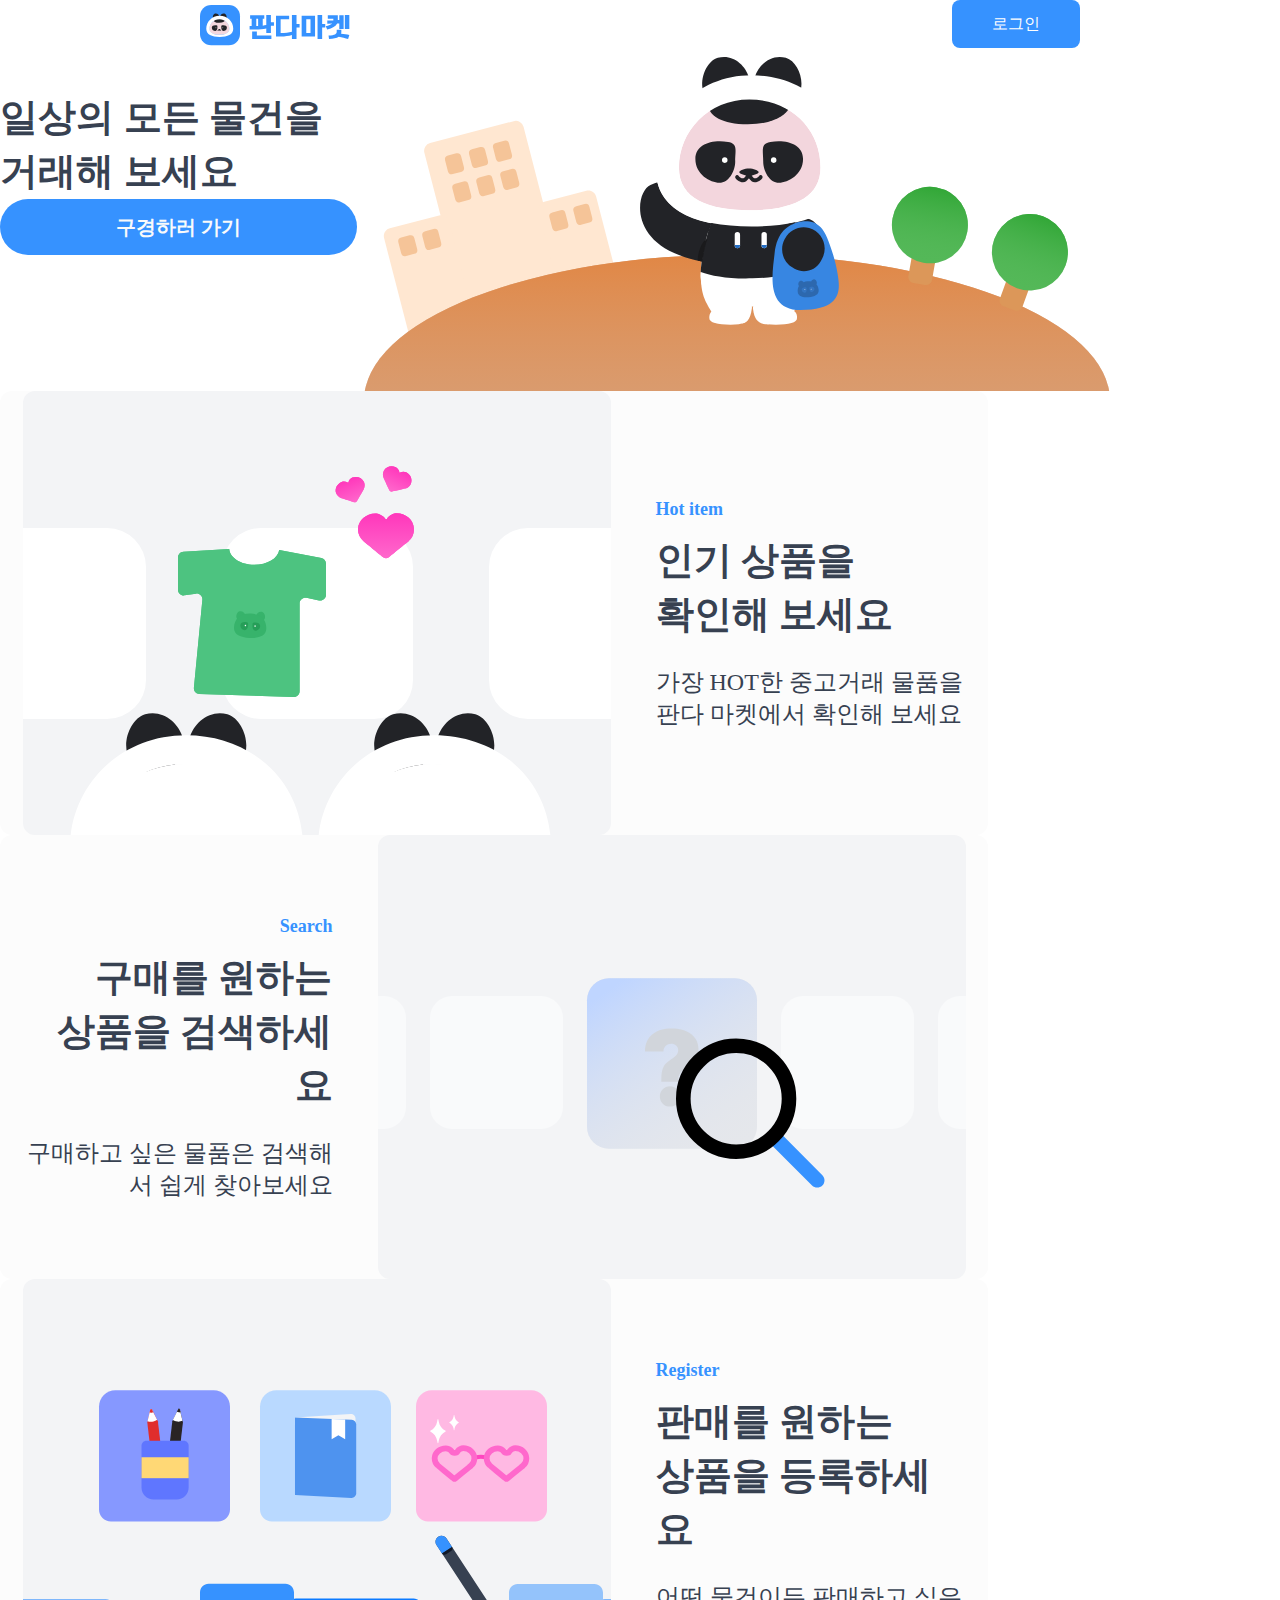
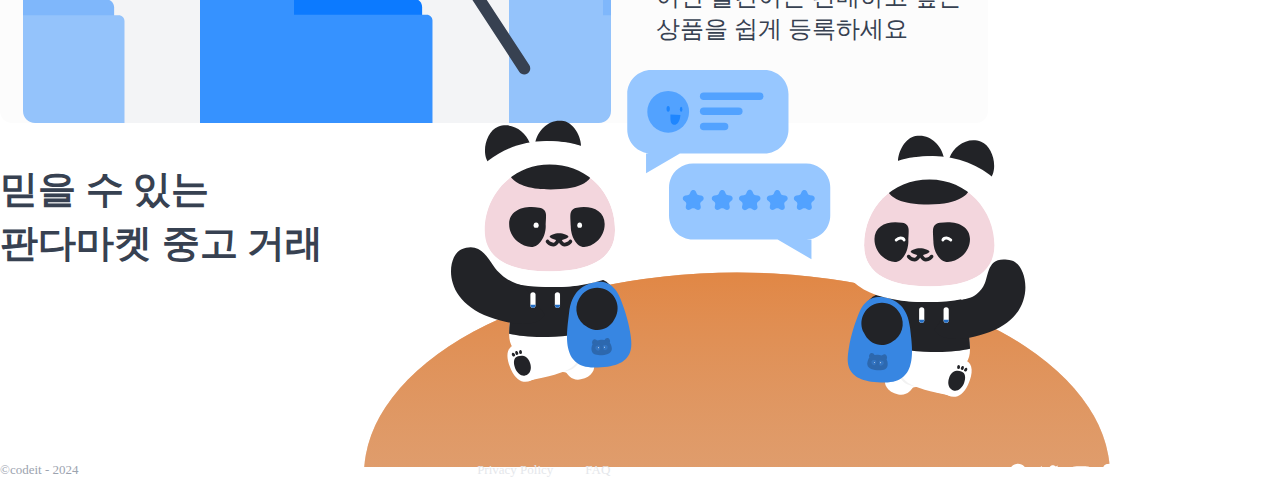
<file: index.html>
<!DOCTYPE html>
<html lang="ko">
<head>
  <meta charset="UTF-8" />
  <title>판다마켓</title>
  <link rel="stylesheet" href="reset.css" />
  <link rel="stylesheet" href="style.css" />
</head>
<body>
  <header>
    <div class="header-container">
      <a href="/index.html">
      <img src="/image/logo.svg" alt="logo"> </a>
      <a href="pages/login.html" class="login">
        로그인
      </a>
    </div>
  </header>

  <section>
    <div class="banner-container">
      <div class="banner-info">
        <h1 class="banner-text">
          일상의 모든 물건을 <br> 거래해 보세요
        </h1>
        <a href="pages/items.html" class="banner-button">
          구경하러 가기
        </a>
      </div>
      <img src="/image/banner_top.svg" alt="banner_top">
    </div>
  </section>

  <main>
    <div class="content-container">
      <img src="/image/content_01.svg" alt="content_01">
      <div class="content-info">
        <span class="content-text-01">Hot item</span>
        <div class="content-description">
          <h2 class="content-text-02">인기 상품을 <br> 확인해 보세요</h2>
          <p class="content-text-03">가장 HOT한 중고거래 물품을 판다 마켓에서 확인해 보세요</p>
        </div>
      </div>
    </div>
  </main>

  <main>
    <div class="content-container">
      <div class="content-info reverse">
        <span class="content-text-01">Search</span>
        <div class="content-description">
          <h2 class="content-text-02">구매를 원하는 <br> 상품을 검색하세요</h2>
          <p class="content-text-03">구매하고 싶은 물품은 검색해서 쉽게 찾아보세요</p>
        </div>
      </div>
      <img src="/image/content_02.svg" alt="content_02">
    </div>
  </main>

  <main>
    <div class="content-container">
      <img src="/image/content_03.svg" alt="content_03">
      <div class="content-info">
        <span class="content-text-01">Register</span>
        <div class="content-description">
          <h2 class="content-text-02">판매를 원하는 <br> 상품을 등록하세요</h2>
          <p class="content-text-03">어떤 물건이든 판매하고 싶은 상품을 쉽게 등록하세요</p>
        </div>
      </div>
    </div>
  </main>

  <section>
    <div class="banner-container bottom">
      <div class="banner-info">
        <h2 class="banner-text">
          믿을 수 있는 <br> 판다마켓 중고 거래
        </h2>
      </div>
      <img src="/image/banner_bottom.svg" alt="banner_bottom">
    </div>
  </section>

  <footer>
    <div class="footer-container">
      <div class="copyright">
        ©codeit - 2024
      </div>
      <div class="footer-link">
        <a href="pages/privacy.html" class="footer-menu">Privacy Policy</a>
        <a href="pages/faq.html" class="footer-menu">FAQ</a>
      </div>
      <div class="footer-social">
        <a href="https://www.facebook.com/" target="_blank" rel="noopener noreferrer">
          <img src="/image/footer_ic_facebook.svg" alt="facebook">
        </a>
        <a href="https://www.twitter.com/" target="_blank" rel="noopener noreferrer">
          <img src="/image/footer_ic_twitter.svg" alt="twitter">
        </a>
        <a href="https://www.youtube.com/" target="_blank" rel="noopener noreferrer">
          <img src="/image/footer_ic_youtube.svg" alt="youtube">
        </a>
        <a href="https://www.instagram.com/" target="_blank" rel="noopener noreferrer">
          <img src="/image/footer_ic_instagram.svg" alt="instagram">
        </a>
      </div>
    </div>
  </footer>
</body>
</html>
</file>
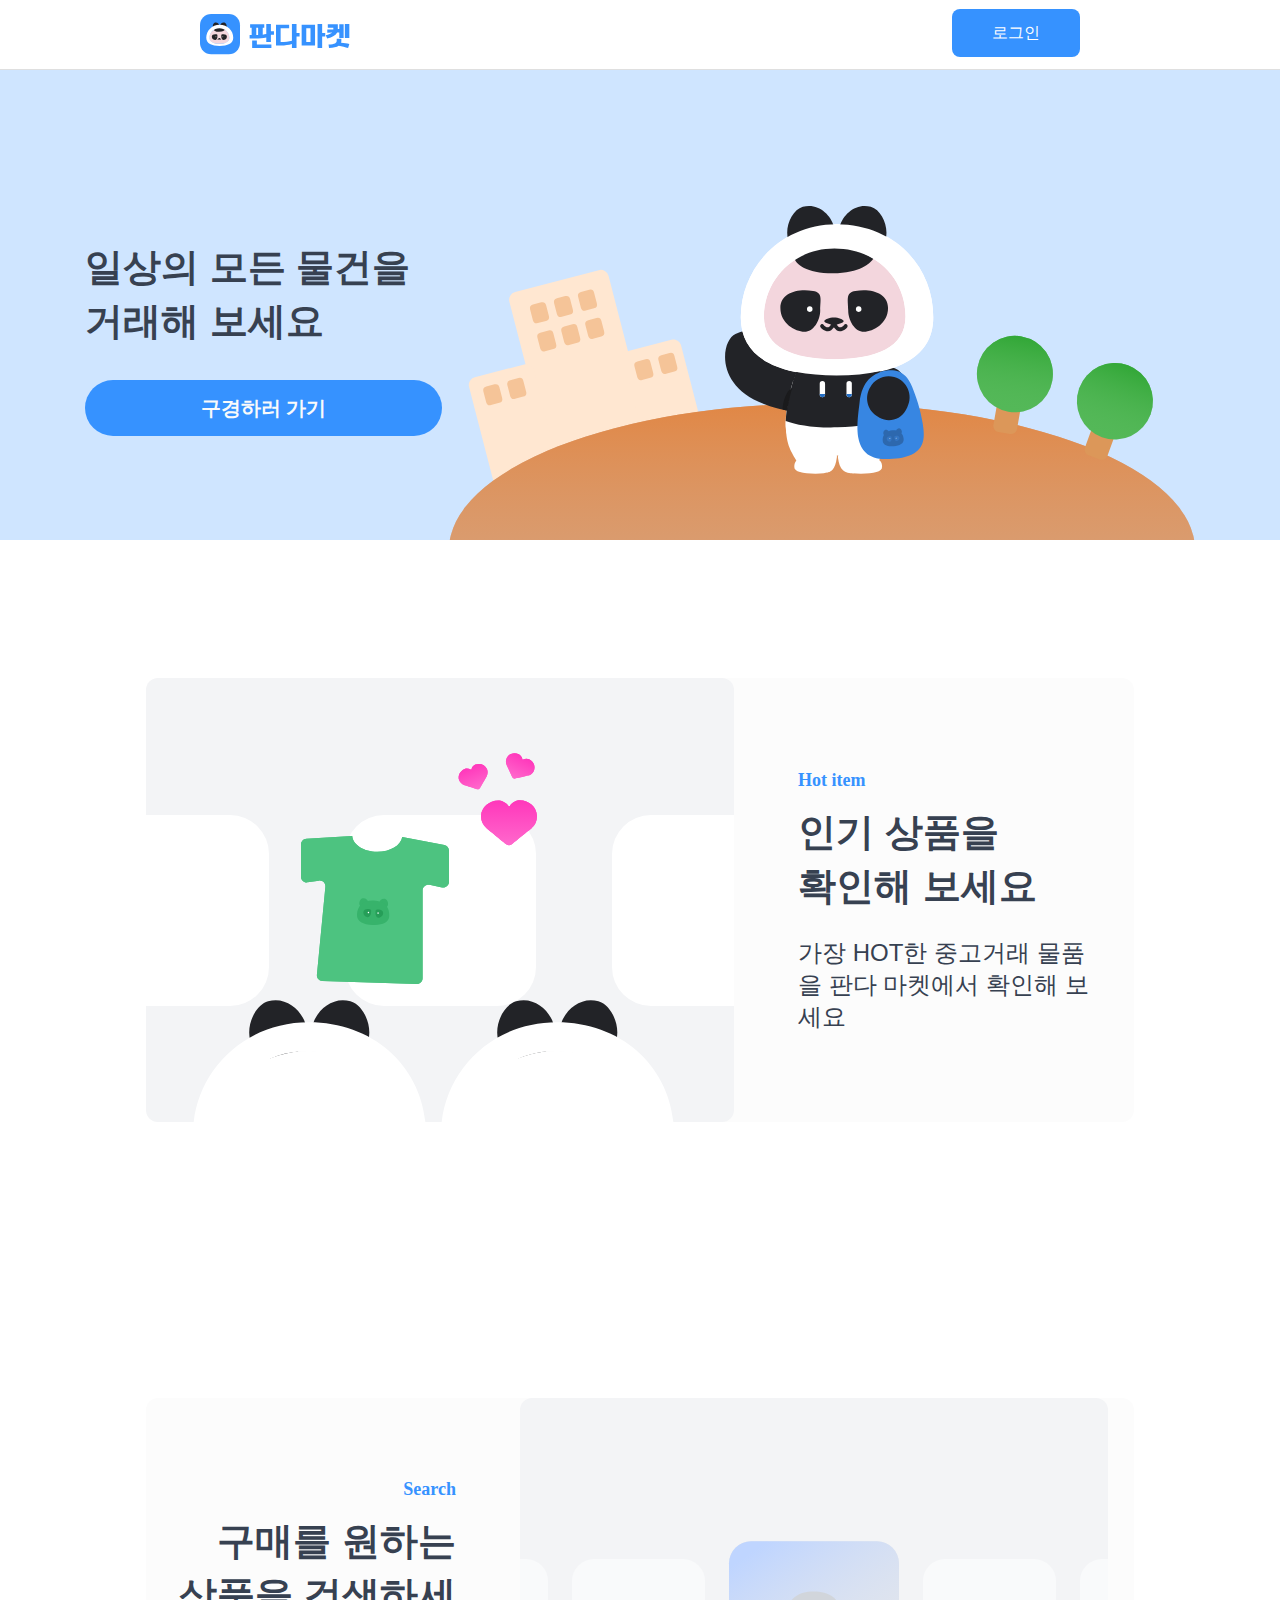
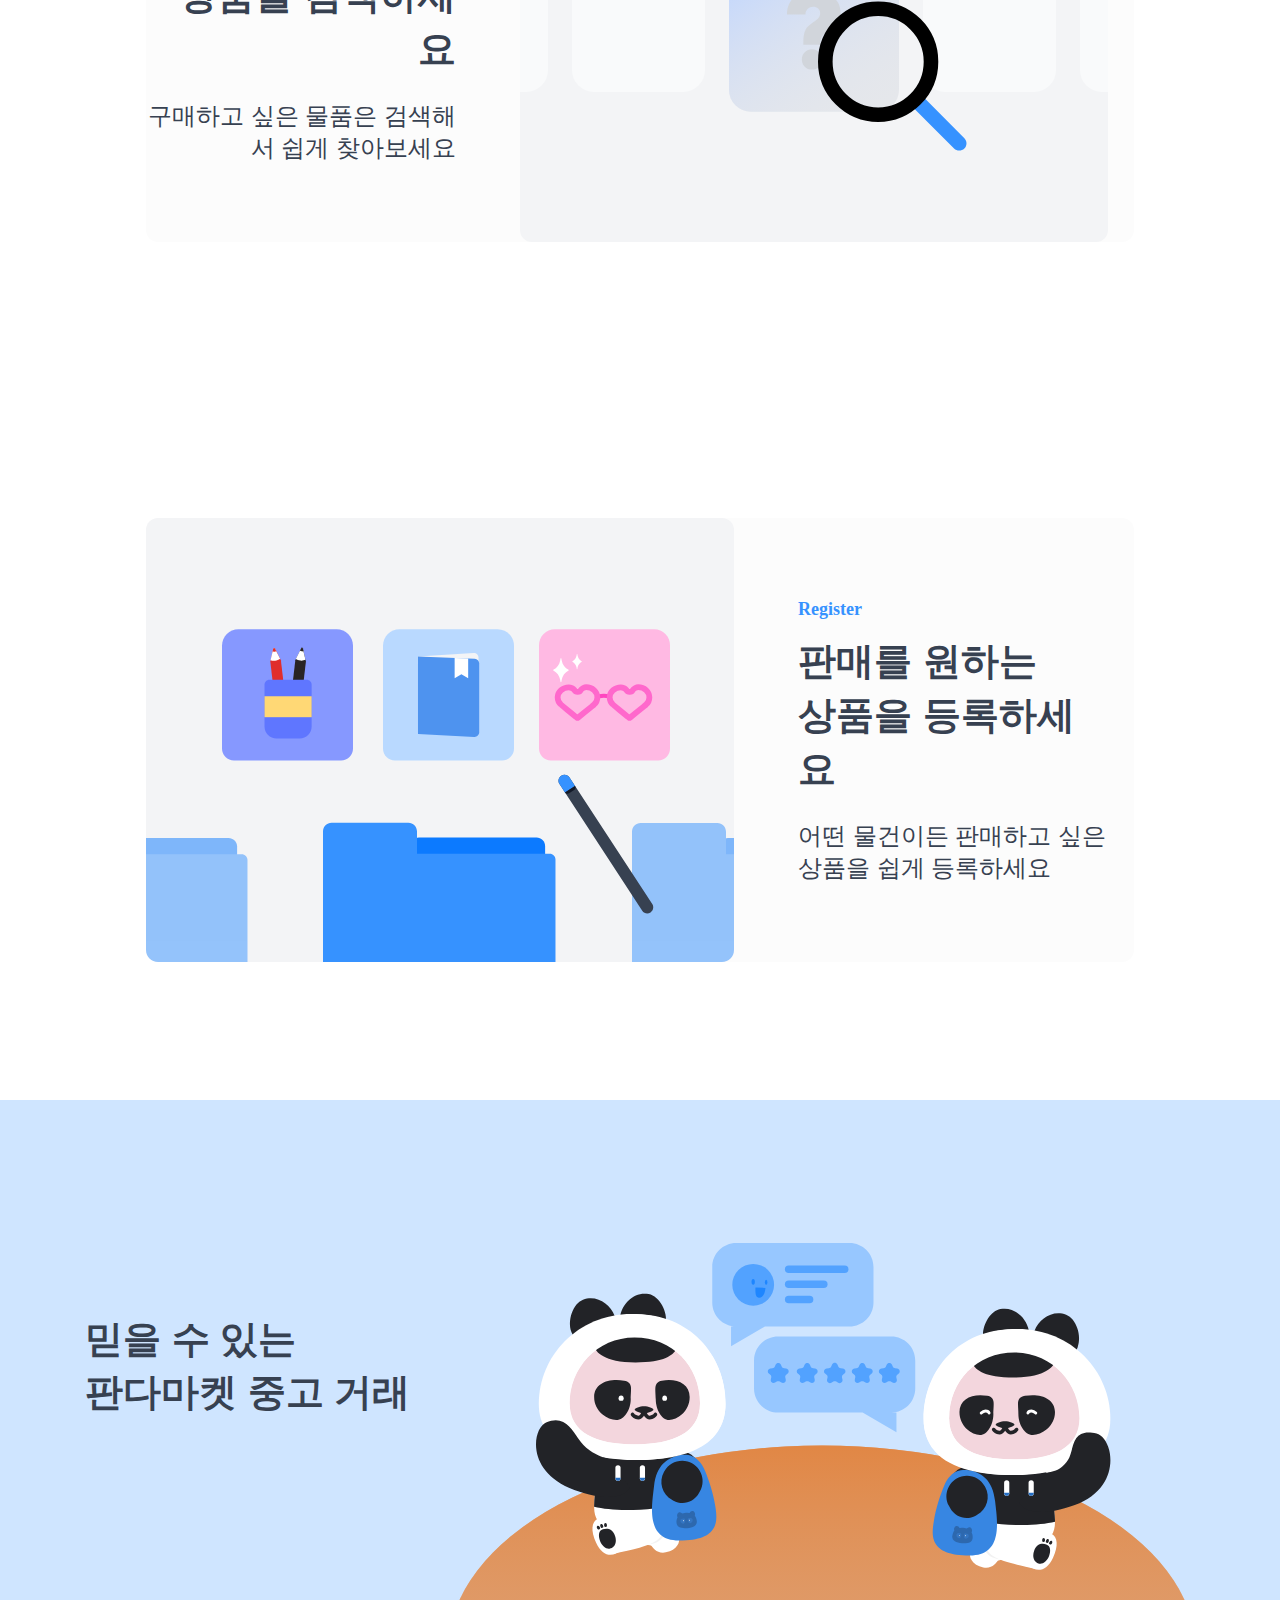
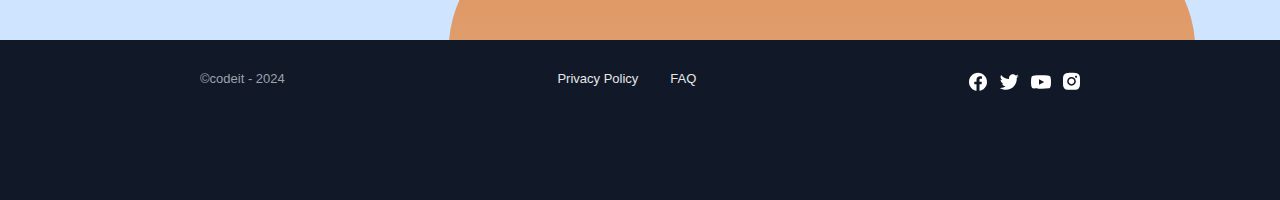
<file: workingdirectory/index.html>
<!DOCTYPE html>
<html lang="ko">
<head>
  <meta charset="UTF-8" />
  <title>판다마켓</title>
  <link rel="stylesheet" href="css/reset.css" />
  <link rel="stylesheet" href="css/style.css" />
</head>
<body>
  <header>
    <div class="header-container">
      <a href="/index.html">
      <img src="/image/logo.svg" alt="logo"> </a>
      <a href="pages/login.html" class="login">
        로그인
      </a>
    </div>
  </header>

  <section>
    <div class="banner-container top">
      <div class="banner-info">
        <h1 class="banner-text">
          일상의 모든 물건을 <br> 거래해 보세요
        </h1>
        <a href="pages/items.html" class="banner-button">
          구경하러 가기
        </a>
      </div>
      <img src="/image/banner_top.svg" alt="banner_top">
    </div>
  </section>

  <main>
    <div class="content">
      <div class="content-container">
        <img src="/image/content_01.svg" alt="content_01">
        <div class="content-info">
          <span class="content-text-01">Hot item</span>
          <div class="content-description">
            <h2 class="content-text-02">인기 상품을 <br> 확인해 보세요</h2>
            <p class="content-text-03">가장 HOT한 중고거래 물품을 판다 마켓에서 확인해 보세요</p>
          </div>
        </div>
      </div>
    </div>

    <div class="content">
      <div class="content-container">
        <div class="content-info reverse">
          <span class="content-text-01">Search</span>
          <div class="content-description">
            <h2 class="content-text-02">구매를 원하는 <br> 상품을 검색하세요</h2>
            <p class="content-text-03">구매하고 싶은 물품은 검색해서 쉽게 찾아보세요</p>
          </div>
        </div>
        <img src="/image/content_02.svg" alt="content_02">
      </div>
    </div>

    <div class="content">
      <div class="content-container">
        <img src="/image/content_03.svg" alt="content_03">
        <div class="content-info">
          <span class="content-text-01">Register</span>
          <div class="content-description">
            <h2 class="content-text-02">판매를 원하는 <br> 상품을 등록하세요</h2>
            <p class="content-text-03">어떤 물건이든 판매하고 싶은 상품을 쉽게 등록하세요</p>
          </div>
        </div>
      </div>
    </div>
  </main>

  <section>
    <div class="banner-container bottom">
      <div class="banner-info">
        <h2 class="banner-text">
          믿을 수 있는 <br> 판다마켓 중고 거래
        </h2>
      </div>
      <img src="/image/banner_bottom.svg" alt="banner_bottom">
    </div>
  </section>

  <footer>
    <div class="footer-container">
      <div class="copyright">
        ©codeit - 2024
      </div>
      <div class="footer-link">
        <a href="pages/privacy.html" class="footer-menu">Privacy Policy</a>
        <a href="pages/faq.html" class="footer-menu">FAQ</a>
      </div>
      <div class="footer-social">
        <a href="https://www.facebook.com/" target="_blank" rel="noopener noreferrer">
          <img src="/image/footer_ic_facebook.svg" alt="facebook">
        </a>
        <a href="https://www.twitter.com/" target="_blank" rel="noopener noreferrer">
          <img src="/image/footer_ic_twitter.svg" alt="twitter">
        </a>
        <a href="https://www.youtube.com/" target="_blank" rel="noopener noreferrer">
          <img src="/image/footer_ic_youtube.svg" alt="youtube">
        </a>
        <a href="https://www.instagram.com/" target="_blank" rel="noopener noreferrer">
          <img src="/image/footer_ic_instagram.svg" alt="instagram">
        </a>
      </div>
    </div>
  </footer>
</body>
</html>
</file>
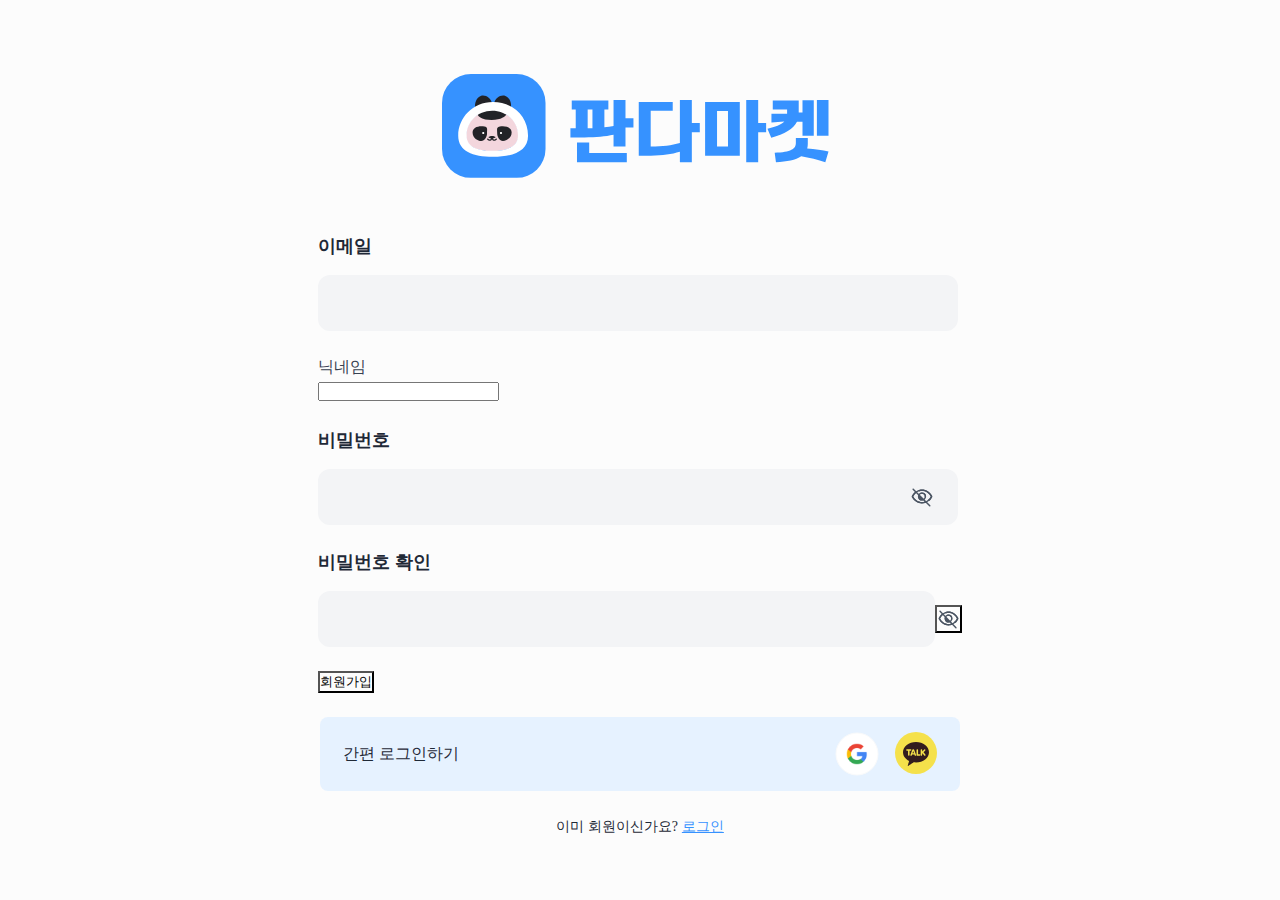
<file: pages/signup.html>
<!DOCTYPE html>
<html lang="ko">
  <head>
    <meta charset="UTF-8" />
    <title>판다마켓</title>
    <link rel="stylesheet" href="../css/reset.css" />
    <link rel="stylesheet" href="../css/login.css" />
  </head>
  <body>
    <main class="main-signup">
      <a href="/index.html">
        <img src="/image/logo.svg" class="logo" alt="logo">
      </a>
      <div class="form">
        <div class="login-form">
          <div class="input-form">
            <div class="email">
              <p>이메일</p>
              <input type="email">
            </div>
            <div class="nickname">
              <p>닉네임</p>
              <input type="text">
            </div>
            <div class="password">
              <p>비밀번호</p>
              <div class="password-input-wrapper">
                <input type="password" class="password-input">
                <button class="password-visibility">
                  <img src="../image/visibility_off.svg" alt="password-visibility-img">
                </button>
              </div>
            </div>
            <div class="password">
              <p>비밀번호 확인</p>
              <div class="password-input-wrapper">
                <input type="password" class="password-check-input">
                <button class="password-check-visibility">
                  <img src="../image/visibility_off.svg" alt="password-visibility-img">
                </button>
              </div>
            </div>
          </div>
          <button class="signup-button">회원가입</button>
        </div>
        <div class="link-form">
          <div class="link-form-wrapper">
            <p>간편 로그인하기</p>
            <div class="link-form-links">
                <a href="https://www.google.com/" target="_blank" rel="noopener noreferrer">
                  <img src="../image/ic_google.svg" alt="google">
                </a>
                <a href="https://www.kakaocorp.com/" target="_blank" rel="noopener noreferrer">
                  <img src="../image/ic_kakao.svg" alt="kakao">
                </a>
            </div>
          </div>
        </div>
        <div class="signup-form">
          <p>이미 회원이신가요?</p>
          <a href="./login.html">로그인</a>
        </div>
      </div>
    </main>
    <script src="../js/signup.js"></script>
  </body>
</html>
</file>
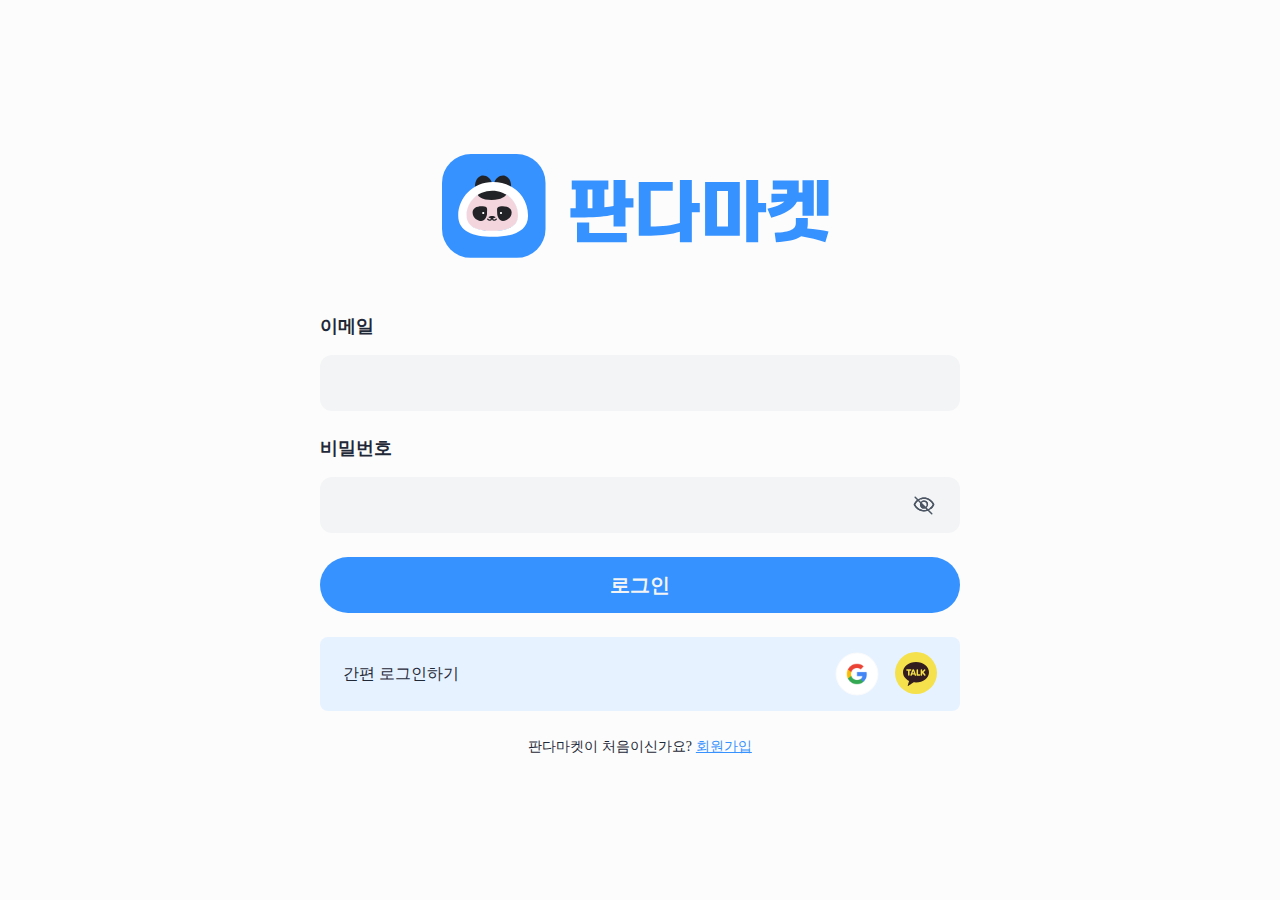
<file: workingdirectory/pages/login.html>
<!DOCTYPE html>
<html lang="ko">
  <head>
    <meta charset="UTF-8" />
    <title>판다마켓</title>
    <link rel="stylesheet" href="../css/reset.css" />
    <link rel="stylesheet" href="../css/login.css" />
  </head>
  <body>
    <main class="main-login">
      <a href="/index.html">
        <img src="/image/logo.svg" class="logo" alt="logo">
      </a>
      <div class="form">
        <form action="" class="login-form">
          <div class="input-form">
            <div class="email">
              <label for="email">이메일</label>
              <input type="email">
            </div>
            <div class="password">
              <label for="password">비밀번호</label>
              <div class="password-input-wrapper">
                <input type="password" class="password-input">
                <button class="password-visibility" type="button">
                  <img src="../image/visibility_off.svg" alt="password-visibility-img">
                </button>
              </div>
            </div>
          </div>
          <button type="submit" class="login-button">로그인</button>
        </form>
        <div class="link-form">
          <div class="link-form-wrapper">
            <span>간편 로그인하기</span>
            <div class="link-form-links">
                <a href="https://www.google.com/" target="_blank" rel="noopener noreferrer">
                  <img src="../image/ic_google.svg" alt="google">
                </a>
                <a href="https://www.kakaocorp.com/" target="_blank" rel="noopener noreferrer">
                  <img src="../image/ic_kakao.svg" alt="kakao">
                </a>
            </div>
          </div>
        </div>
        <div class="signup-form">
          <p>판다마켓이 처음이신가요?</p>
          <a href="./signup.html">회원가입</a>
        </div>
      </div>
    </main>
    <script type="module" src="../js/login.js"></script>
  </body>
</html>
</file>
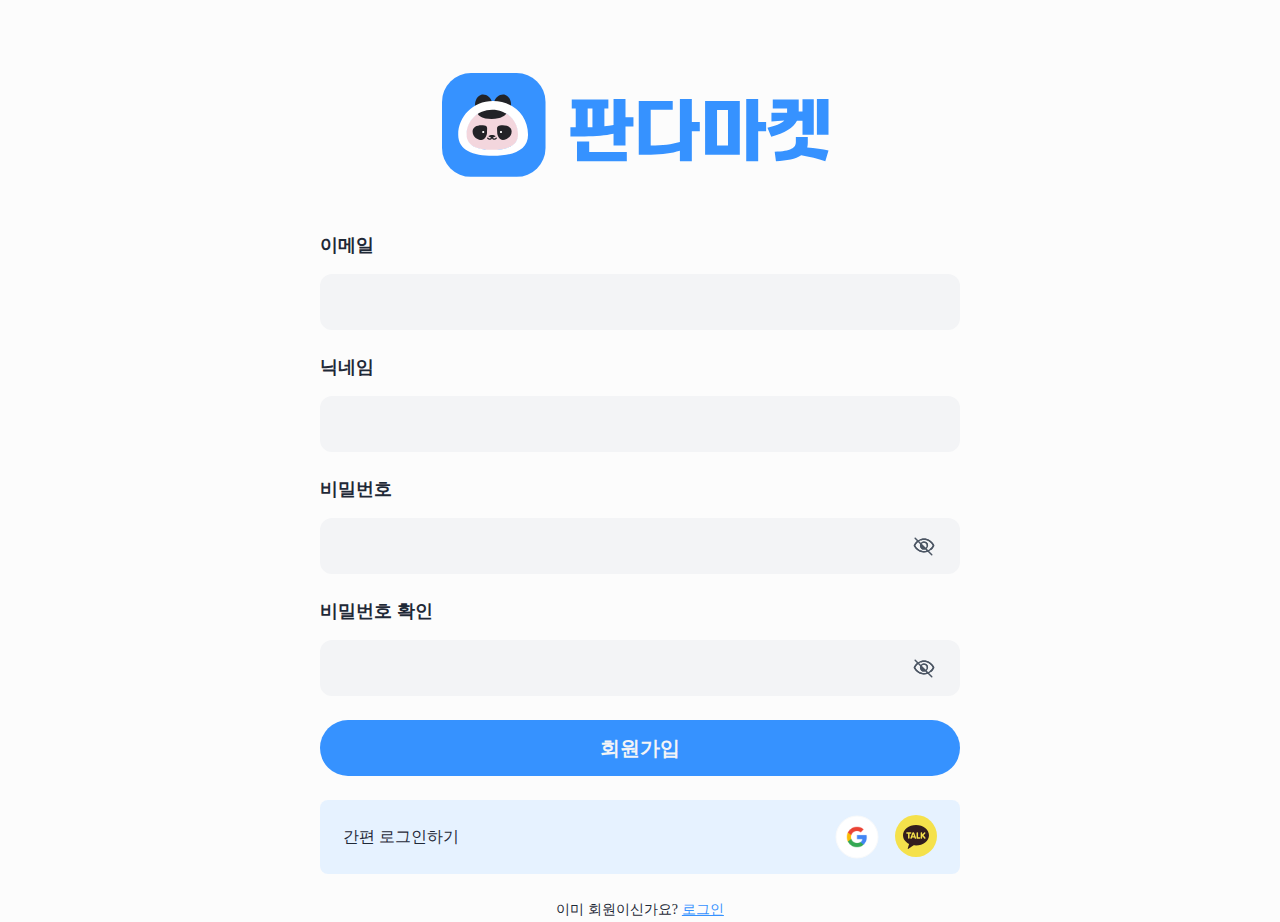
<file: workingdirectory/pages/signup.html>
<!DOCTYPE html>
<html lang="ko">
  <head>
    <meta charset="UTF-8" />
    <title>판다마켓</title>
    <link rel="stylesheet" href="../css/reset.css" />
    <link rel="stylesheet" href="../css/login.css" />
  </head>
  <body>
    <main class="main-signup">
      <a href="/index.html">
        <img src="/image/logo.svg" class="logo" alt="logo">
      </a>
      <div class="form">
        <form action="" class="login-form">
          <div class="input-form">
            <div class="email">
              <label for="email">이메일</label>
              <input type="email">
            </div>
            <div class="nickname">
              <label for="nickname">닉네임</label>
              <input type="text">
            </div>
            <div class="password">
              <label for="password">비밀번호</label>
              <div class="password-input-wrapper">
                <input type="password" class="password-input">
                <button class="password-visibility" type="button">
                  <img src="../image/visibility_off.svg" alt="password-visibility-img">
                </button>
              </div>
            </div>
            <div class="password">
              <label for="password">비밀번호 확인</label>
              <div class="password-input-wrapper">
                <input type="password" class="password-check-input">
                <button class="password-check-visibility" type="button">
                  <img src="../image/visibility_off.svg" alt="password-visibility-img">
                </button>
              </div>
            </div>
          </div>
          <button class="signup-button" type="submit">회원가입</button>
        </form>
        <div class="link-form">
          <div class="link-form-wrapper">
            <span>간편 로그인하기</span>
            <div class="link-form-links">
                <a href="https://www.google.com/" target="_blank" rel="noopener noreferrer">
                  <img src="../image/ic_google.svg" alt="google">
                </a>
                <a href="https://www.kakaocorp.com/" target="_blank" rel="noopener noreferrer">
                  <img src="../image/ic_kakao.svg" alt="kakao">
                </a>
            </div>
          </div>
        </div>
        <div class="signup-form">
          <p>이미 회원이신가요?</p>
          <a href="./login.html">로그인</a>
        </div>
      </div>
    </main>
    <script type="module" src="../js/signup.js"></script>
  </body>
</html>
</file>
<file: style.css>
* {
  box-sizing: border-box;
}

.header {
  height: 70px;
  border-bottom: 1px solid #DFDFDF;
}

.banner {
  height: 540px;
  background: #CFE5FF;
  display: flex;
  justify-content: center;
  align-items: flex-end;
}

.content {
  background: #ffffff;
  height: 720px;
  display: flex;
  justify-content: center;
  align-items: center;
}

.footer {
  background: #111827;
  height: 160px;
  display: flex;
  justify-content: center;
  align-items: center;
}

.header-container {
  display: flex;
  justify-content: space-between;
  margin: 0 200px;
}

.banner-container {
  display: flex;
  align-items: center;
  height: 340px;
  gap: 7px;
}

.content-container {
  display: flex;
  align-items: center;
  justify-content: space-around;
  width: 988px;
  height: 444px;
  background: #fcfcfc;
  border-radius: 12px;
}

.footer-container {
  width: 1120px;
  display: flex;
  justify-content: space-between;
}

.banner-info {
  width: 357px;
  height: 260px;
}

.content-info {
  width: 310px;
  display: flex;
  flex-direction: column;
  justify-content: center;
}

.content-info.reverse {
  text-align: right; /* 오른쪽 정렬 */
}

.footer-link {
  display: flex;
  gap: 2rem;
}

.footer-social {
  display: flex;
  gap: 12px;
}

.login {
  width: 128px;
  height: 48px;
  gap: 10px;
  display: flex;
  justify-content: center;
  align-items: center;
  border: none;
  border-radius: 8px;
  background: #3692FF;
  color: #ffffff;
  text-decoration: none;
}

.login:hover {
  background: #1967D6;
}

.login:active {
  background: #1251AA;
}

.banner-text {
  margin-top: 0px;
  font-family: Pretendard;
  font-weight: 700;
  font-style: Bold;
  font-size: clamp(20px, 3vw, 40px);
  line-height: 140%;
  letter-spacing: 0%;
  vertical-align: middle;
  color: #374151;
}

.banner-button {
  display: flex;
  justify-content: center;
  align-items: center;
  height: 56px;
  gap: 10px;
  width: 100%;
  border-radius: 40px;
  border: none;
  background: #3692FF;
  font-family: Pretendard;
  font-weight: 600;
  font-style: SemiBold;
  font-size: clamp(16px, 2vw, 20px);
  line-height: 32px;
  letter-spacing: 0%;
  color: #F9FAFB;
  text-decoration: none;
}

.banner-button:hover {
  background: #1967D6;
}

.banner-button:active {
  background: #1251AA;
}

.banner-container.bottom img {
  margin-bottom: 50px;
}

.content-text-01 {
  font-family: Abhaya Libre ExtraBold;
  font-weight: 800;
  font-style: normal;
  font-size: clamp(12px, 1.5vw, 18px);
  line-height: 26px;
  letter-spacing: 0%;
  vertical-align: middle;
  color: #3692FF;
}

.content-text-02 {
  margin-top: 12px;
  margin-bottom: 24px;
  font-family: Pretendard;
  font-weight: 700;
  font-style: Bold;
  font-size: clamp(20px, 3vw, 40px);
  line-height: 140%;
  letter-spacing: 2%;
  vertical-align: middle;
  color: #374151;
}

.content-text-03 {
  font-family: Pretendard;
  font-weight: 500;
  font-style: Medium;
  font-size: clamp(16px, 2vw, 24px);
  line-height: 32px;
  letter-spacing: 0%;
  vertical-align: middle;
  color: #374151;
}

.copyright {
  font-family: Pretendard;
  font-weight: 400;
  font-style: normal;
  font-size: clamp(13px, 1vw, 16px);
  line-height: 100%;
  letter-spacing: 0%;
  text-align: center;
  color: #9CA3AF;

}

.footer-menu {
  font-family: Pretendard;
  font-weight: 400;
  font-style: normal;
  font-size: clamp(13px, 1vw, 16px);
  line-height: 100%;
  letter-spacing: 0%;
  text-align: center;
  color: #E5E7EB;
  text-decoration: none;
}
</file>
<file: workingdirectory/css/style.css>
/* header */

header {
  width: 100%;
  height: 70px;
  border-bottom: 1px solid #DFDFDF;
  position: fixed;
  background: #ffffff;
  top: 0;
}

.header-container {
  display: flex;
  justify-content: space-between;
  margin: 0 200px;
  padding: 9px 0;
}

.login {
  width: 128px;
  height: 48px;
  gap: 10px;
  display: flex;
  justify-content: center;
  align-items: center;
  border: none;
  border-radius: 8px;
  background: #3692FF;
  color: #ffffff;
  text-decoration: none;
}

.login:hover {
  background: #1967D6;
}

.login:active {
  background: #1251AA;
}

/* banner */

section {
  height: 540px;
  background: #CFE5FF;
  display: flex;
  justify-content: center;
  align-items: flex-end;
}

.banner-container {
  display: flex;
  align-items: center;
  gap: 7px;
  margin: 0 auto;
}

.banner-container.top {
  height: 340px;
}

.banner-container.bottom {
  height: 397px;
}

.banner-info {
  width: 357px;
  height: 260px;
}

.banner-text {
  margin-bottom: 32px;
  font-weight: 700;
  font-style: Bold;
  font-size: clamp(20px, 3vw, 40px);
  line-height: 140%;
  letter-spacing: 0%;
  vertical-align: middle;
  color: #374151;
}

.banner-button {
  display: flex;
  justify-content: center;
  align-items: center;
  height: 56px;
  gap: 10px;
  width: 100%;
  border-radius: 40px;
  border: none;
  background: #3692FF;
  font-weight: 600;
  font-style: SemiBold;
  font-size: clamp(16px, 2vw, 20px);
  line-height: 32px;
  letter-spacing: 0%;
  color: #F9FAFB;
  text-decoration: none;
}

.banner-button:hover {
  background: #1967D6;
}

.banner-button:active {
  background: #1251AA;
}

/* content */

.content {
  background: #ffffff;
  height: 720px;
  display: flex;
  justify-content: center;
  align-items: center;
}

.content-container {
  display: flex;
  align-items: center;
  gap: 64px;
  width: 988px;
  height: 444px;
  background: #fcfcfc;
  border-radius: 12px;
}

.content-info {
  width: 310px;
  display: flex;
  flex-direction: column;
  justify-content: center;
}

.content-info.reverse {
  text-align: right; /* 오른쪽 정렬 */
}

.content-text-01 {
  font-family: Abhaya Libre ExtraBold;
  font-weight: 800;
  font-style: normal;
  font-size: clamp(12px, 1.5vw, 18px);
  line-height: 26px;
  letter-spacing: 0%;
  vertical-align: middle;
  color: #3692FF;
}

.content-text-02 {
  margin-top: 12px;
  margin-bottom: 24px;
  font-weight: 700;
  font-style: Bold;
  font-size: clamp(20px, 3vw, 40px);
  line-height: 140%;
  letter-spacing: 2%;
  vertical-align: middle;
  color: #374151;
}

.content-text-03 {
  font-weight: 500;
  font-style: Medium;
  font-size: clamp(16px, 2vw, 24px);
  line-height: 32px;
  letter-spacing: 0%;
  vertical-align: middle;
  color: #374151;
}

/* footer */

footer {
  background: #111827;
  height: 160px;
  display: flex;
  justify-content: center;
}

.footer-container {
  width: 1120px;
  display: flex;
  justify-content: space-between;
  margin: 32px 200px 0;
}

.footer-link {
  display: flex;
  gap: 2rem;
}

.footer-social {
  display: flex;
  gap: 12px;
}

.copyright {
  font-weight: 400;
  font-style: normal;
  font-size: clamp(13px, 1vw, 16px);
  line-height: 100%;
  letter-spacing: 0%;
  text-align: center;
  color: #9CA3AF;

}

.footer-menu {
  font-weight: 400;
  font-style: normal;
  font-size: clamp(13px, 1vw, 16px);
  line-height: 100%;
  letter-spacing: 0%;
  text-align: center;
  color: #E5E7EB;
  text-decoration: none;
}
</file>
<file: css/login.css>
body {
  background: #fcfcfc;
  display: flex;
  justify-content: center;
  align-items: center;
}

main {
  display: flex;
  width: 640px;
  height: 618px;
  flex-direction: column;
  justify-content: center;
  align-items: center;
  gap: 40px;
  flex-shrink: 0;
}

.logo {
  width: 396px;
  height: 132px;
}

.form {
  display: flex;
  flex-direction: column;
  align-items: center;
  gap: 24px;
  align-self: stretch;
}


/* login-form */
.login-form {
  display: flex;
  flex-direction: column;
  align-items: flex-start;
  gap: 24px;
}

.input-form {
  display: flex;
  flex-direction: column;
  align-items: flex-start;
  gap: 24px;
}

.email,
.password {
  display: flex;
  flex-direction: column;
  align-items: flex-start;
  gap: 16px;
}

.email p,
.password p {
  color: var(--Secondary-800, #1F2937);

  /* pretendard/2lg-18px-bold */
  font-family: Pretendard;
  font-size: 18px;
  font-style: normal;
  font-weight: 700;
  line-height: 26px; /* 144.444% */
  color: #1F2937;
}

.email input,
.password input {
  display: flex;
  width: 640px;
  height: 56px;
  flex-direction: column;
  justify-content: center;
  align-items: flex-start;
  gap: 10px;
  border-radius: 12px;
  background: var(--Cool-Gray-100, #F3F4F6);
  border: none;
  padding: 14px 24px;
  color: var(--Secondary-800, #1F2937);

  /* pretendard/lg-16px-regular */
  font-family: Pretendard;
  font-size: 16px;
  font-style: normal;
  font-weight: 400;
  line-height: 26px; /* 162.5% */
}

.password-input-wrapper {
  position: relative;
  display: flex;
  align-items: center;
}

.password-visibility {
  position: absolute;
  right: 24px;
  border: none;
}

.login-button {
  display: flex;
  width: 100%;
  height: 56px;
  padding: 16px 124px;
  justify-content: center;
  align-items: center;
  gap: 10px;
  border-radius: 40px;
  background: var(--Primary-100, #3692FF);
  border: none;

  color: var(--Cool-Gray-100, #F3F4F6);
  text-align: center;
  /* pretendard/xl-20px-semibold */
  font-family: Pretendard;
  font-size: 20px;
  font-style: normal;
  font-weight: 600;
  line-height: 32px; /* 160% */
}


/* link-form */
.link-form {
  display: flex;
  width: 640px;
  height: 74px;
  padding: 0 23px;
  flex-direction: column;
  align-items: flex-start;
  gap: 10px;
  border-radius: 8px;
  background: #E6F2FF;
}

.link-form-wrapper {
  display: flex;
  justify-content: space-between;
  align-items: center;
  height: 100%;
  width: 100%;
}

.link-form p {
  color: var(--Secondary-800, #1F2937);
  /* pretendard/lg-16px-medium */
  font-family: Pretendard;
  font-size: 16px;
  font-style: normal;
  font-weight: 500;
  line-height: 26px; /* 162.5% */
}

.link-form-links {
  display: flex;
  align-items: flex-start;
  gap: 16px;
}

/* signup-form */
.signup-form {
  display: flex;
  justify-content: center;
  align-items: center;
  gap: 4px;
}

.signup-form p {
  color: var(--Secondary-800, #1F2937);
  /* pretendard/md-14px-medium */
  font-family: Pretendard;
  font-size: 14px;
  font-style: normal;
  font-weight: 500;
  line-height: 24px; /* 171.429% */
}

.signup-form a {
  color: var(--Primary-100, #3692FF);
  font-family: Pretendard;
  font-size: 14px;
  font-style: normal;
  font-weight: 500;
  line-height: normal;
  text-decoration-line: underline;
  text-decoration-style: solid;
  text-decoration-skip-ink: none;
  text-decoration-thickness: auto;
  text-underline-offset: auto;
  text-underline-position: from-font;
}
</file>
<file: workingdirectory/css/login.css>
/* palette 변수 등록 */
:root {
  --Primary-100: #3692FF;
  --Secondary-800: #1F2937;
  --Cool-Gray-100: #F3F4F6;
  --Background-100: #fcfcfc;
  --Link-Background: #E6F2FF;
}

/* login.html */

body {
  background: #fcfcfc;
  display: flex;
  justify-content: center;
}

main {
  display: flex;
  width: 640px;
  flex-direction: column;
  justify-content: center;
  align-items: center;
  gap: 40px;
  flex-shrink: 0;
}

.logo {
  width: 396px;
  height: 132px;
}

.form {
  display: flex;
  flex-direction: column;
  align-items: center;
  gap: 24px;
  align-self: stretch;
}


/* login-form */
.login-form {
  display: flex;
  flex-direction: column;
  align-items: flex-start;
  gap: 24px;
}

.input-form {
  display: flex;
  flex-direction: column;
  align-items: flex-start;
  gap: 24px;
}

.email,
.password,
.nickname {
  display: flex;
  flex-direction: column;
  align-items: flex-start;
  gap: 16px;
}

.email label,
.password label,
.nickname label {
  color: var(--Secondary-800, #1F2937);

  /* pretendard/2lg-18px-bold */
  font-family: Pretendard;
  font-size: 18px;
  font-style: normal;
  font-weight: 700;
  line-height: 26px; /* 144.444% */
  color: #1F2937;
}

.email input,
.password input,
.nickname input {
  display: flex;
  width: 640px;
  height: 56px;
  flex-direction: column;
  justify-content: center;
  align-items: flex-start;
  gap: 10px;
  border-radius: 12px;
  background: var(--Cool-Gray-100, #F3F4F6);
  border: none;
  padding: 14px 24px;
  color: var(--Secondary-800, #1F2937);

  /* pretendard/lg-16px-regular */
  font-family: Pretendard;
  font-size: 16px;
  font-style: normal;
  font-weight: 400;
  line-height: 26px; /* 162.5% */
}

.email input:focus,
.password input:focus,
.nickname input:focus {
  outline: none;
  border-color: var(--Primary-100);
  border: 1px solid #9ca3af;
}

.password-input-wrapper {
  position: relative;
  display: flex;
  align-items: center;
}

.password-visibility,
.password-check-visibility {
  position: absolute;
  right: 24px;
  border: none;
}

.login-button,
.signup-button {
  display: flex;
  width: 100%;
  height: 56px;
  padding: 16px 124px;
  justify-content: center;
  align-items: center;
  gap: 10px;
  border-radius: 40px;
  background: var(--Primary-100, #3692FF);
  border: none;

  color: var(--Cool-Gray-100, #F3F4F6);
  text-align: center;
  /* pretendard/xl-20px-semibold */
  font-family: Pretendard;
  font-size: 20px;
  font-style: normal;
  font-weight: 600;
  line-height: 32px; /* 160% */
}

.login-button:hover,
.signup-button:hover {
  background: #1967D6;
}

.login-button:active,
.signup-button:active {
  background: #1251AA;
}


/* link-form */
.link-form {
  display: flex;
  width: 640px;
  height: 74px;
  padding: 0 23px;
  flex-direction: column;
  align-items: flex-start;
  gap: 10px;
  border-radius: 8px;
  background: #E6F2FF;
}

.link-form-wrapper {
  display: flex;
  justify-content: space-between;
  align-items: center;
  height: 100%;
  width: 100%;
}

.link-form span {
  color: var(--Secondary-800, #1F2937);
  /* pretendard/lg-16px-medium */
  font-family: Pretendard;
  font-size: 16px;
  font-style: normal;
  font-weight: 500;
  line-height: 26px; /* 162.5% */
}

.link-form-links {
  display: flex;
  align-items: flex-start;
  gap: 16px;
}

/* signup-form */
.signup-form {
  display: flex;
  justify-content: center;
  align-items: center;
  gap: 4px;
}

.signup-form p {
  color: var(--Secondary-800, #1F2937);
  /* pretendard/md-14px-medium */
  font-family: Pretendard;
  font-size: 14px;
  font-style: normal;
  font-weight: 500;
  line-height: 24px; /* 171.429% */
}

.signup-form a {
  color: var(--Primary-100, #3692FF);
  font-family: Pretendard;
  font-size: 14px;
  font-style: normal;
  font-weight: 500;
  line-height: normal;
  text-decoration-line: underline;
  text-decoration-style: solid;
  text-decoration-skip-ink: none;
  text-decoration-thickness: auto;
  text-underline-offset: auto;
  text-underline-position: from-font;
}

/* signup.html */
main.main-signup {
  margin-top: 60px;
  justify-content: initial;
}
</file>
